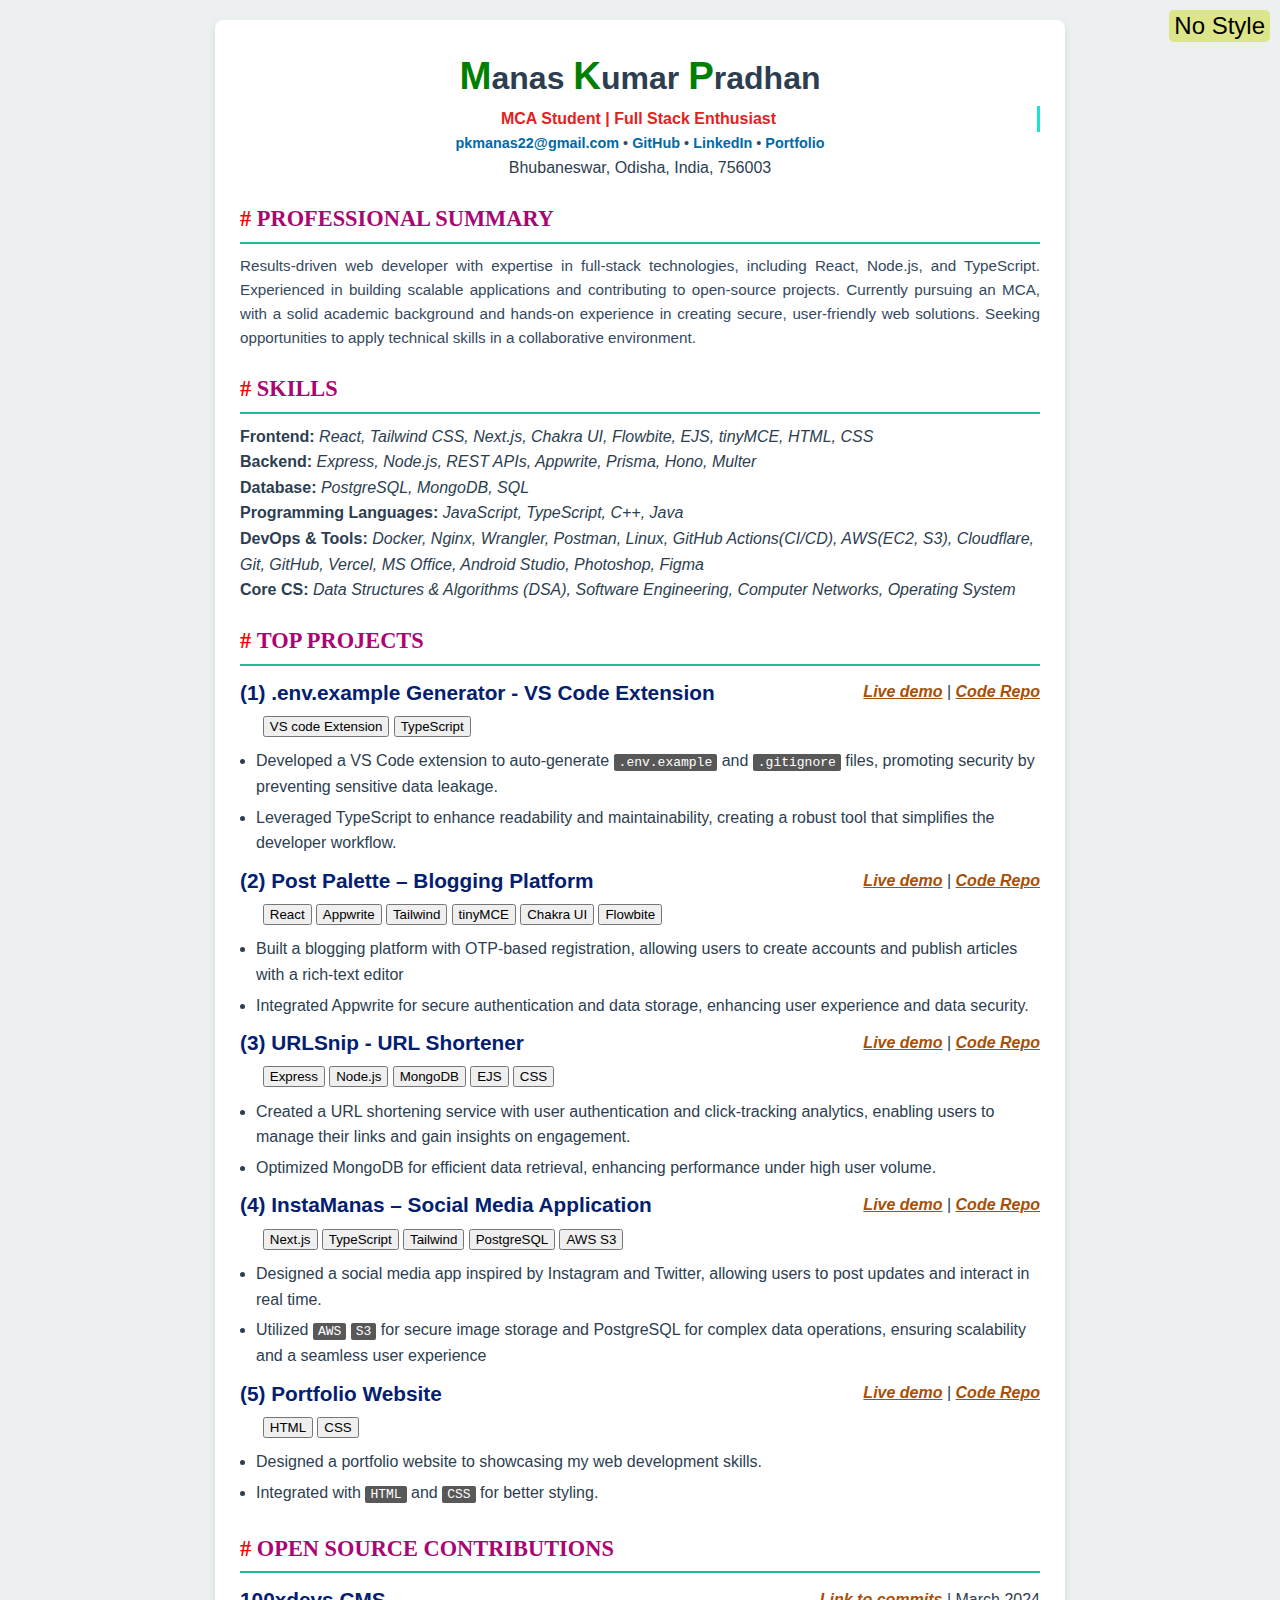
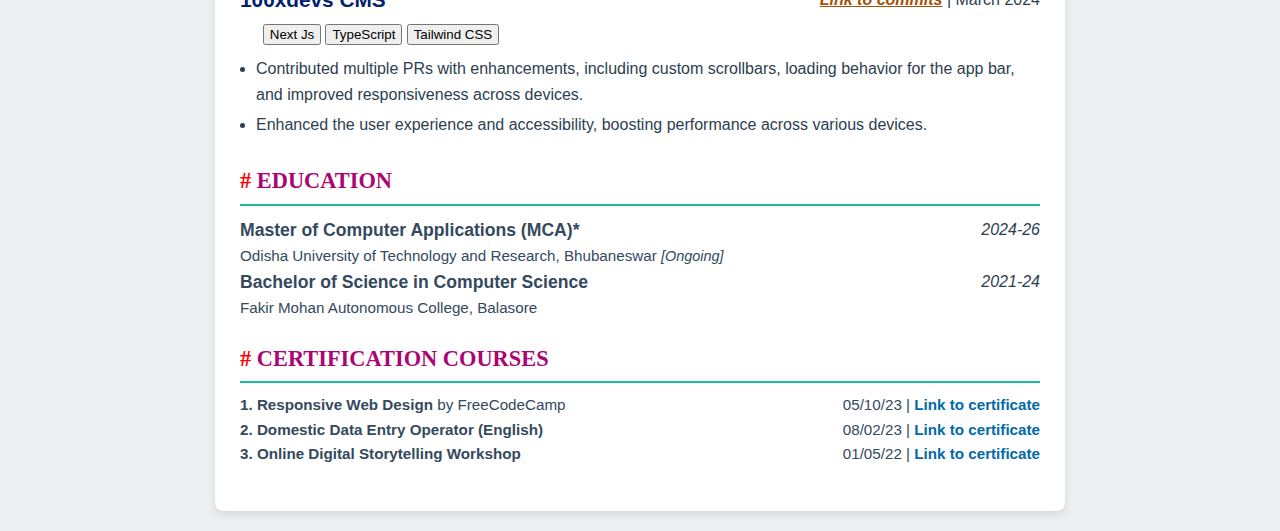
<file: WDT/Q1-cv/index.html>
<!DOCTYPE html>
<html lang="en">
<head>
    <meta charset="UTF-8">
    <meta name="viewport" content="width=device-width, initial-scale=1.0">
    <title>Manas Kumar Pradhan - CV</title>
    <link rel="stylesheet" href="style.css" id="stylesheet">
</head>
<body>
    <button id="noStyleBtn">No Style</button>
    <div class="container">
        <header>
            <h1><span>M</span>anas <span>K</span>umar <span>P</span>radhan</h1>
            <div class="typing-text">
                <span>MCA Student |</span>
                <span>Full Stack Enthusiast</span>
            </div>
            <div class="contact-info">
                <a target="_blank" href="mailto:pkmanas22@gmail.com">pkmanas22@gmail.com</a> •
                <a target="_blank" href="https://github.com/pkmanas22">GitHub</a> •
                <a target="_blank" href="https://www.linkedin.com">LinkedIn</a> •
                <a target="_blank" href="https://manaskpradhan.vercel.app">Portfolio</a>
            </div>
            <span>Bhubaneswar, Odisha, India, 756003</sp>
        </header>
        <section id="summary">
            <h2><a href="#summary"># </a>Professional Summary</h2>
            <p>Results-driven web developer with expertise in full-stack technologies, including React, Node.js, and
                TypeScript. Experienced in building scalable applications and contributing to open-source projects.
                Currently pursuing an MCA, with a solid academic background and hands-on experience in creating secure,
                user-friendly web solutions. Seeking opportunities to apply technical skills in a collaborative
                environment.</p>
        </section>
        <section id="skills">
            <h2><a href="#skills"># </a>Skills</h2>
            <div>
                <strong>Frontend:</strong>
                <i>React, Tailwind CSS, Next.js, Chakra UI, Flowbite, EJS, tinyMCE, HTML, CSS</i>
            </div>
            <div>
                <strong>Backend:</strong>
                <i>Express, Node.js, REST APIs, Appwrite, Prisma, Hono, Multer</i>
            </div>
            <div>
                <strong>Database:</strong>
                <i>PostgreSQL, MongoDB, SQL</i>
            </div>
            <div>
                <strong>Programming Languages:</strong>
                <i>JavaScript, TypeScript, C++, Java</i>
            </div>
            <div>
                <strong>DevOps & Tools:</strong>
                <i>Docker, Nginx, Wrangler, Postman, Linux, GitHub Actions(CI/CD), AWS(EC2, S3), Cloudflare, Git,
                    GitHub, Vercel, MS Office, Android Studio, Photoshop, Figma</i>
            </div>
            <div>
                <strong>Core CS:</strong>
                <i>Data Structures & Algorithms (DSA), Software Engineering, Computer Networks, Operating System</i>
            </div>
        </section>
        <section id="projects">
            <h2><a href="#projects"># </a>Top Projects</h2>
            <div class="project">
                <div>
                    <h4>(1) .env.example Generator - VS Code Extension</h4>
                    <span>
                        <a href="#">Live demo</a> | <a href="#">Code Repo</a>
                    </span>
                </div>
                <p>
                    <button>VS code Extension</button>
                    <button>TypeScript</button>
                </p>
                <p>
                    <li>Developed a VS Code extension to auto-generate <code>.env.example</code> and
                        <code>.gitignore</code> files, promoting
                        security by preventing sensitive data leakage.
                    </li>
                    <li>Leveraged TypeScript to enhance readability and maintainability, creating a robust tool that
                        simplifies the developer workflow.</li>
                </p>
            </div>
            <div class="project">
                <div>
                    <h4>(2) Post Palette – Blogging Platform</h4>
                    <span>
                        <a href="#">Live demo</a> | <a href="#">Code Repo</a>
                    </span>
                </div>
                <p>
                    <button>React</button>
                    <button>Appwrite</button>
                    <button>Tailwind</button>
                    <button>tinyMCE</button>
                    <button>Chakra UI</button>
                    <button>Flowbite</button>
                </p>
                <p>
                    <li>Built a blogging platform with OTP-based registration, allowing users to create accounts and
                        publish articles with a rich-text editor</li>
                    <li>Integrated Appwrite for secure authentication and data storage, enhancing user experience and
                        data security.</li>
                </p>
            </div>
            <div class="project">
                <div>
                    <h4>(3) URLSnip - URL Shortener</h4>
                    <span>
                        <a href="#">Live demo</a> | <a href="#">Code Repo</a>
                    </span>
                </div>
                <p>
                    <button>Express</button>
                    <button>Node.js</button>
                    <button>MongoDB</button>
                    <button>EJS</button>
                    <button>CSS</button>
                </p>
                <p>
                    <li>Created a URL shortening service with user authentication and click-tracking analytics, enabling
                        users to manage their links and gain insights on engagement.</li>
                    <li>Optimized MongoDB for efficient data retrieval, enhancing performance under high user volume.
                    </li>
                </p>
            </div>
            <div class="project">
                <div>
                    <h4>(4) InstaManas – Social Media Application</h4>
                    <span>
                        <a href="#">Live demo</a> | <a href="#">Code Repo</a>
                    </span>
                </div>
                <p>
                    <button>Next.js</button>
                    <button>TypeScript</button>
                    <button>Tailwind</button>
                    <button>PostgreSQL</button>
                    <button>AWS S3</button>
                </p>
                <p>
                    <li>Designed a social media app inspired by Instagram and Twitter, allowing users to post updates
                        and interact in real time.</li>
                    <li>Utilized <code>AWS</code> <code>S3</code> for secure image storage and PostgreSQL for complex
                        data operations, ensuring scalability and a seamless user experience</li>
                </p>
            </div>
            <div class="project">
                <div>
                    <h4>(5) Portfolio Website</h4>
                    <span>
                        <a href="#">Live demo</a> | <a href="#">Code Repo</a>
                    </span>
                </div>
                <p>
                    <button>HTML</button>
                    <button>CSS</button>
                </p>
                <p>
                    <li>Designed a portfolio website to showcasing my web development skills.</li>
                    <li>Integrated with <code>HTML</code> and <code>CSS</code> for better styling.</li>
                </p>
            </div>
        </section>
        <section id="opensource">
            <h2><a href="#opensource"># </a>Open Source Contributions</h2>
            <div class="project">
                <div>
                    <h4>100xdevs CMS</h4>
                    <span>
                        <a href="#">Link to commits</a> | <span>March 2024</span>
                    </span>
                </div>
                <p>
                    <button>Next Js</button>
                    <button>TypeScript</button>
                    <button>Tailwind CSS</button>
                </p>
                <p>
                    <li>Contributed multiple PRs with enhancements, including custom scrollbars, loading behavior for
                        the app bar, and improved responsiveness across devices.</li>
                    <li>Enhanced the user experience and accessibility, boosting performance across various devices.
                    </li>
                </p>
            </div>
        </section>
        <section id="education">
            <h2><a href="#education"># </a>Education</h2>
            <div>
                <div>
                    <h4>Master of Computer Applications (MCA)*</h4>
                    <i>2024-26</i>
                </div>
                <p>Odisha University of Technology and Research, Bhubaneswar
                    <em>[Ongoing]</em>
                </p>
            </div>
            <div>
                <div>
                    <h4>Bachelor of Science in Computer Science</h4>
                    <i>2021-24</i>
                </div>
                <p>Fakir Mohan Autonomous College, Balasore</p>
            </div>
        </section>
        <section id="certifications">
            <h2><a href="#certifications"># </a>Certification Courses</h2>
            <div>
                <p><strong>1. Responsive Web Design</strong> by FreeCodeCamp </p>
                <p>05/10/23 | <a href="#">Link to certificate</a></p>
            </div>
            <div>
                <p><strong>2. Domestic Data Entry Operator (English)</strong> </p>
                <p>08/02/23 | <a href="#">Link to certificate</a></p>
            </div>
            <div>
                <p><strong>3. Online Digital Storytelling Workshop</strong></p>
                <p>01/05/22 | <a href="#">Link to certificate</a></p>
            </div>
        </section>
    </div>
    <script>
        const btn = document.querySelector('#noStyleBtn');
        btn.addEventListener('click', () => {
            if (btn.innerText === "No Style") {
                document.getElementById('stylesheet').removeAttribute("href");
                btn.innerText = "CSS Style";
            } else {
                document.getElementById('stylesheet').setAttribute('href', 'style.css');
                btn.innerText = "No Style";
            }
        })
    </script>
</body>
</html>
</file>
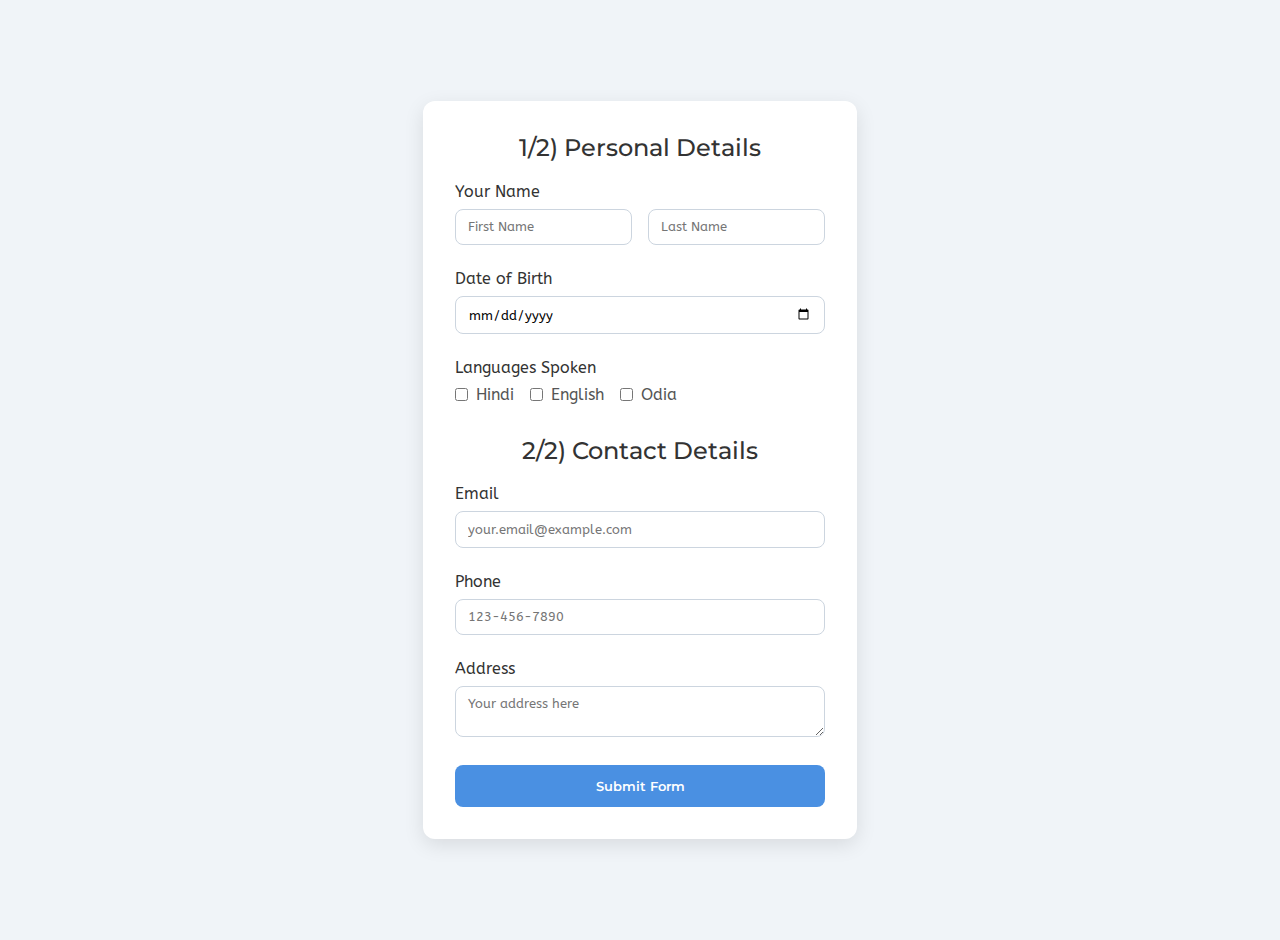
<file: WDT/Q2-form/index.html>
<!DOCTYPE html>
<html lang="en">

<head>
    <meta charset="UTF-8" />
    <meta name="viewport" content="width=device-width, initial-scale=1.0" />
    <title>Student Registration Form</title>
    <link rel="preconnect" href="https://fonts.googleapis.com" />
    <link rel="preconnect" href="https://fonts.gstatic.com" crossorigin />
    <link href="https://fonts.googleapis.com/css2?family=ABeeZee:ital@0;1&family=Montserrat:wght@300;500;700&display=swap" rel="stylesheet" />
    <style>
        * {
            margin: 0;
            padding: 0;
            box-sizing: border-box;
        }
        body {
            background-color: #f0f4f8;
            display: flex;
            justify-content: center;
            align-items: center;
            min-height: 100vh;
            font-family: 'ABeeZee', sans-serif;
            margin: 20px;
        }
        form {
            background-color: #fff;
            width: fit-content;
            padding: 2rem;
            border-radius: 12px;
            min-width: 320px;
            max-width: 500px;
            box-shadow: 0 6px 20px rgba(0, 0, 0, 0.1);
            transition: transform 0.3s ease;
        }
        form:hover {
            transform: translateY(-5px);
        }
        h1, h2 {
            font-family: "Montserrat", sans-serif;
            font-weight: 500;
            margin-bottom: 1.2rem;
            color: #333;
            text-align: center;
        }
        label {
            font-weight: 500;
            color: #555;
        }
        .input-header {
            display: block;
            margin-bottom: 0.5rem;
            color: #333;
        }
        input, textarea {
            font-family: inherit;
            padding: 0.6rem 0.75rem;
            border: 1px solid #ccd5df;
            border-radius: 8px;
            width: 100%;
            outline: none;
            transition: border 0.2s ease;
        }
        input:focus, textarea:focus {
            border-color: #4a90e2;
            box-shadow: 0 2px 8px rgba(74, 144, 226, 0.2);
        }
        .input-group {
            display: grid;
            grid-template-columns: 1fr 1fr;
            gap: 1rem;
        }
        .input-container {
            margin-bottom: 1.5rem;
        }
        .languages {
            display: flex;
            flex-wrap: wrap;
            gap: 1rem;
            margin: 0.5rem 0;
        }
        .checkbox-container {
            display: flex;
            align-items: center;
            gap: 0.5rem;
            font-weight: 400;
        }
        #contact-details {
            margin-top: 2rem;
        }
        .submit-btn {
            display: block;
            width: 100%;
            background-color: #4a90e2;
            color: white;
            font-family: "Montserrat", sans-serif;
            font-weight: 600;
            padding: 0.8rem;
            border: none;
            border-radius: 8px;
            cursor: pointer;
            transition: background-color 0.2s ease;
            text-align: center;
        }
        .submit-btn:hover {
            background-color: #357ab7;
        }
        @media (max-width: 480px) {
            form {
                padding: 1.5rem;
            }
            .input-group {
                grid-template-columns: 1fr;
            }
        }
    </style>
</head>

<body>
    <main>
        <form>
            <div id="personal-details">
                <h2>1/2) Personal Details</h2>
                <div class="input-container">
                    <label class="input-header">Your Name</label>
                    <div class="input-group">
                        <input type="text" placeholder="First Name" name="fname" required />
                        <input type="text" placeholder="Last Name" name="lname" required />
                    </div>
                </div>
                <div class="input-container">
                    <label class="input-header">Date of Birth</label>
                    <input type="date" name="dob" required />
                </div>
                <div class="input-container">
                    <label class="input-header">Languages Spoken</label>
                    <div class="languages">
                        <div class="checkbox-container">
                            <input type="checkbox" id="hindi" name="language" value="Hindi" />
                            <label for="hindi">Hindi</label>
                        </div>
                        <div class="checkbox-container">
                            <input type="checkbox" id="english" name="language" value="English" />
                            <label for="english">English</label>
                        </div>
                        <div class="checkbox-container">
                            <input type="checkbox" id="odia" name="language" value="Odia" />
                            <label for="odia">Odia</label>
                        </div>
                    </div>
                </div>
            </div>
            <div id="contact-details">
                <h2>2/2) Contact Details</h2>
                <div class="input-container">
                    <label class="input-header">Email</label>
                    <input type="email" placeholder="your.email@example.com" name="email" required />
                </div>
                <div class="input-container">
                    <label class="input-header">Phone</label>
                    <input type="tel" placeholder="123-456-7890" name="phone" required />
                </div>
                <div class="input-container">
                    <label class="input-header">Address</label>
                    <textarea placeholder="Your address here" name="address" required></textarea>
                </div>
            </div>
            <button type="submit" class="submit-btn">Submit Form</button>
        </form>
    </main>
</body>

</html>
</file>
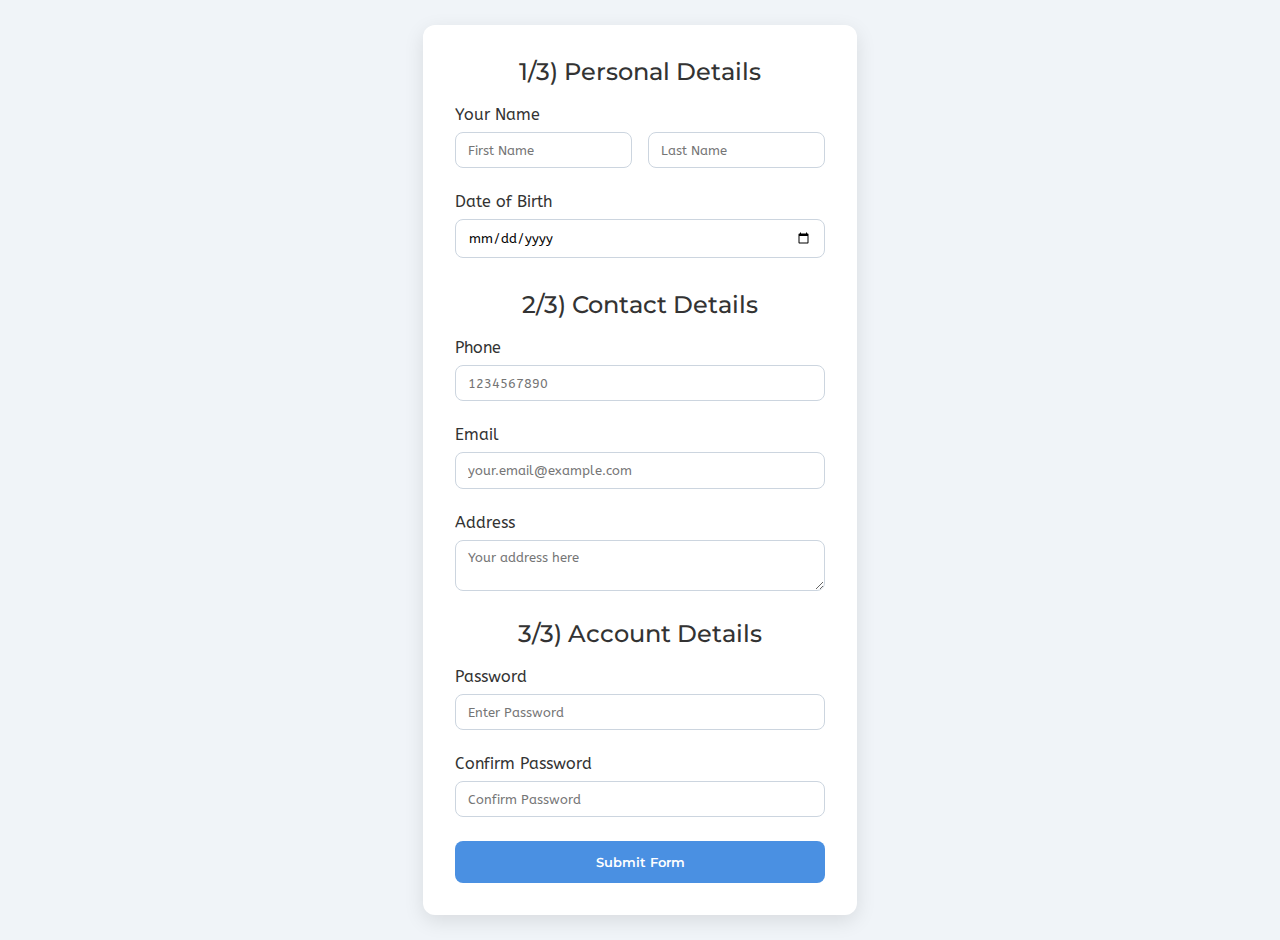
<file: WDT/Q3-form-validation/index.html>
<!DOCTYPE html>
<html lang="en">

<head>
    <meta charset="UTF-8" />
    <meta name="viewport" content="width=device-width, initial-scale=1.0" />
    <title>Student Registration Form</title>
    <link rel="preconnect" href="https://fonts.googleapis.com" />
    <link rel="preconnect" href="https://fonts.gstatic.com" crossorigin />
    <link
        href="https://fonts.googleapis.com/css2?family=ABeeZee:ital@0;1&family=Montserrat:wght@300;500;700&display=swap"
        rel="stylesheet" />
    <style>
        * {
            margin: 0;
            padding: 0;
            box-sizing: border-box;
        }
    
        body {
            background-color: #f0f4f8;
            display: flex;
            justify-content: center;
            align-items: center;
            min-height: 100vh;
            font-family: 'ABeeZee', sans-serif;
            margin: 20px;
        }
    
        form {
            background-color: #fff;
            width: fit-content;
            padding: 2rem;
            border-radius: 12px;
            min-width: 320px;
            max-width: 500px;
            box-shadow: 0 6px 20px rgba(0, 0, 0, 0.1);
            transition: transform 0.3s ease;
        }
    
        form:hover {
            transform: translateY(-5px);
        }
    
        h1,
        h2 {
            font-family: "Montserrat", sans-serif;
            font-weight: 500;
            margin-bottom: 1.2rem;
            color: #333;
            text-align: center;
        }
    
        label {
            font-weight: 500;
            color: #555;
        }
    
        .input-header {
            display: block;
            margin-bottom: 0.5rem;
            color: #333;
        }
    
        input,
        textarea {
            font-family: inherit;
            padding: 0.6rem 0.75rem;
            border: 1px solid #ccd5df;
            border-radius: 8px;
            width: 100%;
            outline: none;
            transition: border 0.2s ease;
        }
    
        input:focus,
        textarea:focus {
            border-color: #4a90e2;
            box-shadow: 0 2px 8px rgba(74, 144, 226, 0.2);
        }
    
        .input-group {
            display: grid;
            grid-template-columns: 1fr 1fr;
            gap: 1rem;
        }
    
        .input-container {
            margin-bottom: 1.5rem;
        }
    
        .languages {
            display: flex;
            flex-wrap: wrap;
            gap: 1rem;
            margin: 0.5rem 0;
        }
    
        .checkbox-container {
            display: flex;
            align-items: center;
            gap: 0.5rem;
            font-weight: 400;
        }
    
        #contact-details {
            margin-top: 2rem;
        }
    
        .submit-btn {
            display: block;
            width: 100%;
            background-color: #4a90e2;
            color: white;
            font-family: "Montserrat", sans-serif;
            font-weight: 600;
            padding: 0.8rem;
            border: none;
            border-radius: 8px;
            cursor: pointer;
            transition: background-color 0.2s ease;
            text-align: center;
        }
    
        .submit-btn:hover {
            background-color: #357ab7;
        }
    
        @media (max-width: 480px) {
            form {
                padding: 1.5rem;
            }
    
            .input-group {
                grid-template-columns: 1fr;
            }
        }
    </style>
</head>

<body>
    <main>
        <form id="registration-form">
            <div id="personal-details">
                <h2>1/3) Personal Details</h2>
                <div class="input-container">
                    <label class="input-header">Your Name</label>
                    <div class="input-group">
                        <input type="text" placeholder="First Name" id="fname" />
                        <input type="text" placeholder="Last Name" id="lname" />
                    </div>
                </div>
                <div class="input-container">
                    <label class="input-header">Date of Birth</label>
                    <input type="date" id="dob" />
                </div>
            </div>
            <div id="contact-details">
                <h2>2/3) Contact Details</h2>
                <div class="input-container">
                    <label class="input-header">Phone</label>
                    <input type="tel" placeholder="1234567890" id="phone" maxlength="10" />
                </div>
                <div class="input-container">
                    <label class="input-header">Email</label>
                    <input type="email" placeholder="your.email@example.com" id="email" />
                </div>
                <div class="input-container">
                    <label class="input-header">Address</label>
                    <textarea placeholder="Your address here" id="address"></textarea>
                </div>
            </div>
            <div id="account-details">
                <h2>3/3) Account Details</h2>
                <div class="input-container">
                    <label class="input-header">Password</label>
                    <input type="password" id="password" placeholder="Enter Password" />
                </div>
                <div class="input-container">
                    <label class="input-header">Confirm Password</label>
                    <input type="password" id="confirm-password" placeholder="Confirm Password" />
                </div>
            </div>
            <button type="submit" class="submit-btn">Submit Form</button>
        </form>
    </main>

    <script>
        const form = document.getElementById("registration-form");

        const phoneInput = document.getElementById("phone");
        phoneInput.addEventListener("input", (event) => {
            phoneInput.value = phoneInput.value.replace(/[^0-9]/g, ""); // Prevent typing non-numeric characters
        });

        form.addEventListener("submit", (event) => {
            event.preventDefault();

            const fname = document.getElementById("fname").value.trim();
            const lname = document.getElementById("lname").value.trim();
            if (fname === "" || lname === "") {
                alert("First and Last names are required.");
                return;
            }

            const dob = document.getElementById("dob").value;
            if (dob === "") {
                alert("Date of Birth is required.");
                return;
            }

            const phone = document.getElementById("phone").value.trim();
            if (phone.length !== 10) {
                alert("Phone number must be exactly 10 digits.");
                return;
            }

            const email = document.getElementById("email").value.trim();
            const emailPattern = /^[^@\s]+@[^@\s]+\.[^@\s]+$/;
            if (!emailPattern.test(email)) {
                alert("Please enter a valid email address.");
                return;
            }

            const address = document.getElementById("address").value.trim();
            if (address === "") {
                alert("Address is required.");
                return;
            }

            const password = document.getElementById("password").value.trim();
            const confirmPassword = document.getElementById("confirm-password").value.trim();

            const passwordPattern =
                /^(?=.*[a-z])(?=.*[A-Z])(?=.*\d)(?=.*[@$!%*?&])[A-Za-z\d@$!%*?&]{8,}$/;
            if (!passwordPattern.test(password)) {
                alert(
                    "Password must be at least 8 characters long and include at least one uppercase letter, one lowercase letter, one digit, and one special character."
                );
                return;
            }

            if (password !== confirmPassword) {
                alert("Passwords do not match.");
                return;
            }

            alert("Form submitted successfully!");
            form.reset();
        });
    </script>
</body>

</html>
</file>
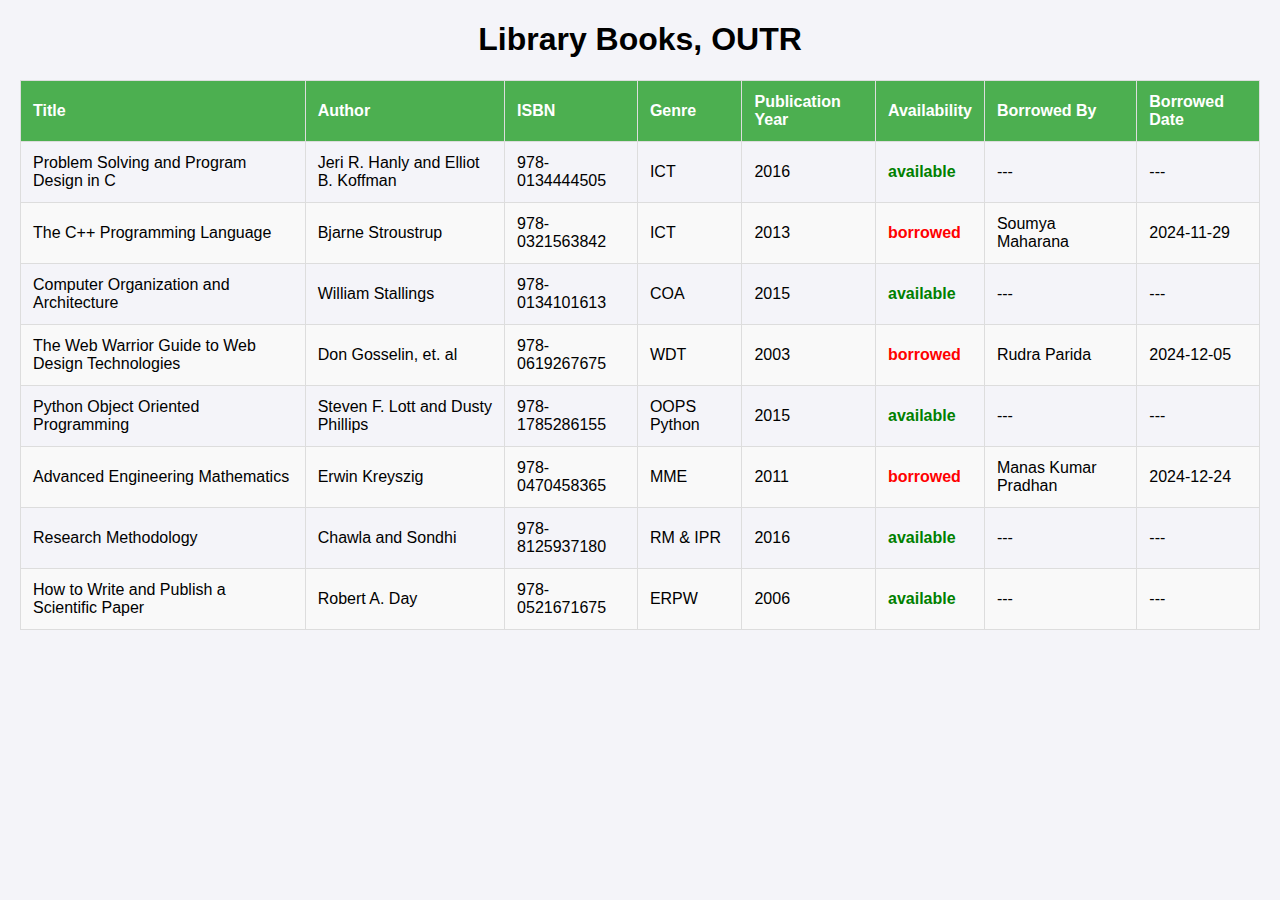
<file: WDT/Q4-json-library/index.html>
<!DOCTYPE html>
<html lang="en">

<head>
    <meta charset="UTF-8">
    <meta name="viewport" content="width=device-width, initial-scale=1.0">
    <title>Library Books, OUTR</title>
    <style>
        body {
            font-family: Arial, sans-serif;
            margin: 20px;
            background-color: #f4f4f9;
        }

        table {
            width: 100%;
            border-collapse: collapse;
            margin: 20px 0;
        }

        th,
        td {
            padding: 12px;
            border: 1px solid #ddd;
            text-align: left;
        }

        th {
            background-color: #4CAF50;
            color: white;
        }

        tr:nth-child(even) {
            background-color: #f9f9f9;
        }

        tr:hover {
            background-color: #f1f1f1;
        }

        .borrowed {
            color: red;
            font-weight: bold;
        }

        .available {
            color: green;
            font-weight: bold;
        }
    </style>
</head>

<body>
    <h1 style="text-align: center;">Library Books, OUTR</h1>
    <table id="books-table">
        <thead>
            <tr>
                <th>Title</th>
                <th>Author</th>
                <th>ISBN</th>
                <th>Genre</th>
                <th>Publication Year</th>
                <th>Availability</th>
                <th>Borrowed By</th>
                <th>Borrowed Date</th>
            </tr>
        </thead>
        <tbody></tbody>
    </table>

    <script>
        // JSON data
        const libraryData = {
            "library": [
                {
                    "title": "Problem Solving and Program Design in C",
                    "author": "Jeri R. Hanly and Elliot B. Koffman",
                    "isbn": "978-0134444505",
                    "genre": "ICT",
                    "publicationYear": 2016,
                    "availability": {
                        "status": "available",
                        "borrowedBy": null
                    }
                },
                {
                    "title": "The C++ Programming Language",
                    "author": "Bjarne Stroustrup",
                    "isbn": "978-0321563842",
                    "genre": "ICT",
                    "publicationYear": 2013,
                    "availability": {
                        "status": "borrowed",
                        "borrowedBy": {
                            "name": "Soumya Maharana",
                            "borrowedDate": "2024-11-29"
                        }
                    }
                },
                {
                    "title": "Computer Organization and Architecture",
                    "author": "William Stallings",
                    "isbn": "978-0134101613",
                    "genre": "COA",
                    "publicationYear": 2015,
                    "availability": {
                        "status": "available",
                        "borrowedBy": null
                    }
                },
                {
                    "title": "The Web Warrior Guide to Web Design Technologies",
                    "author": "Don Gosselin, et. al",
                    "isbn": "978-0619267675",
                    "genre": "WDT",
                    "publicationYear": 2003,
                    "availability": {
                        "status": "borrowed",
                        "borrowedBy": {
                            "name": "Rudra Parida",
                            "borrowedDate": "2024-12-05"
                        }
                    }
                },
                {
                    "title": "Python Object Oriented Programming",
                    "author": "Steven F. Lott and Dusty Phillips",
                    "isbn": "978-1785286155",
                    "genre": "OOPS Python",
                    "publicationYear": 2015,
                    "availability": {
                        "status": "available",
                        "borrowedBy": null
                    }
                },
                {
                    "title": "Advanced Engineering Mathematics",
                    "author": "Erwin Kreyszig",
                    "isbn": "978-0470458365",
                    "genre": "MME",
                    "publicationYear": 2011,
                    "availability": {
                        "status": "borrowed",
                        "borrowedBy": {
                            "name": "Manas Kumar Pradhan",
                            "borrowedDate": "2024-12-24"
                        }
                    }
                },
                {
                    "title": "Research Methodology",
                    "author": "Chawla and Sondhi",
                    "isbn": "978-8125937180",
                    "genre": "RM & IPR",
                    "publicationYear": 2016,
                    "availability": {
                        "status": "available",
                        "borrowedBy": null
                    }
                },
                {
                    "title": "How to Write and Publish a Scientific Paper",
                    "author": "Robert A. Day",
                    "isbn": "978-0521671675",
                    "genre": "ERPW",
                    "publicationYear": 2006,
                    "availability": {
                        "status": "available",
                        "borrowedBy": null
                    }
                },
            ]
        };

        // Populate the table with JSON data
        const booksTableBody = document.querySelector('#books-table tbody');

        libraryData.library.forEach((book) => {
            const row = document.createElement('tr');

            row.innerHTML = `
                <td>${book.title}</td>
                <td>${book.author}</td>
                <td>${book.isbn}</td>
                <td>${book.genre}</td>
                <td>${book.publicationYear}</td>
                <td class="${book.availability.status === 'available' ? 'available' : 'borrowed'}">
                    ${book.availability.status}
                </td>
                <td>${book.availability.borrowedBy ? book.availability.borrowedBy.name : '---'}</td>
                <td>${book.availability.borrowedBy ? book.availability.borrowedBy.borrowedDate : '---'}</td>
            `;

            booksTableBody.appendChild(row);
        });
    </script>
</body>

</html>
</file>
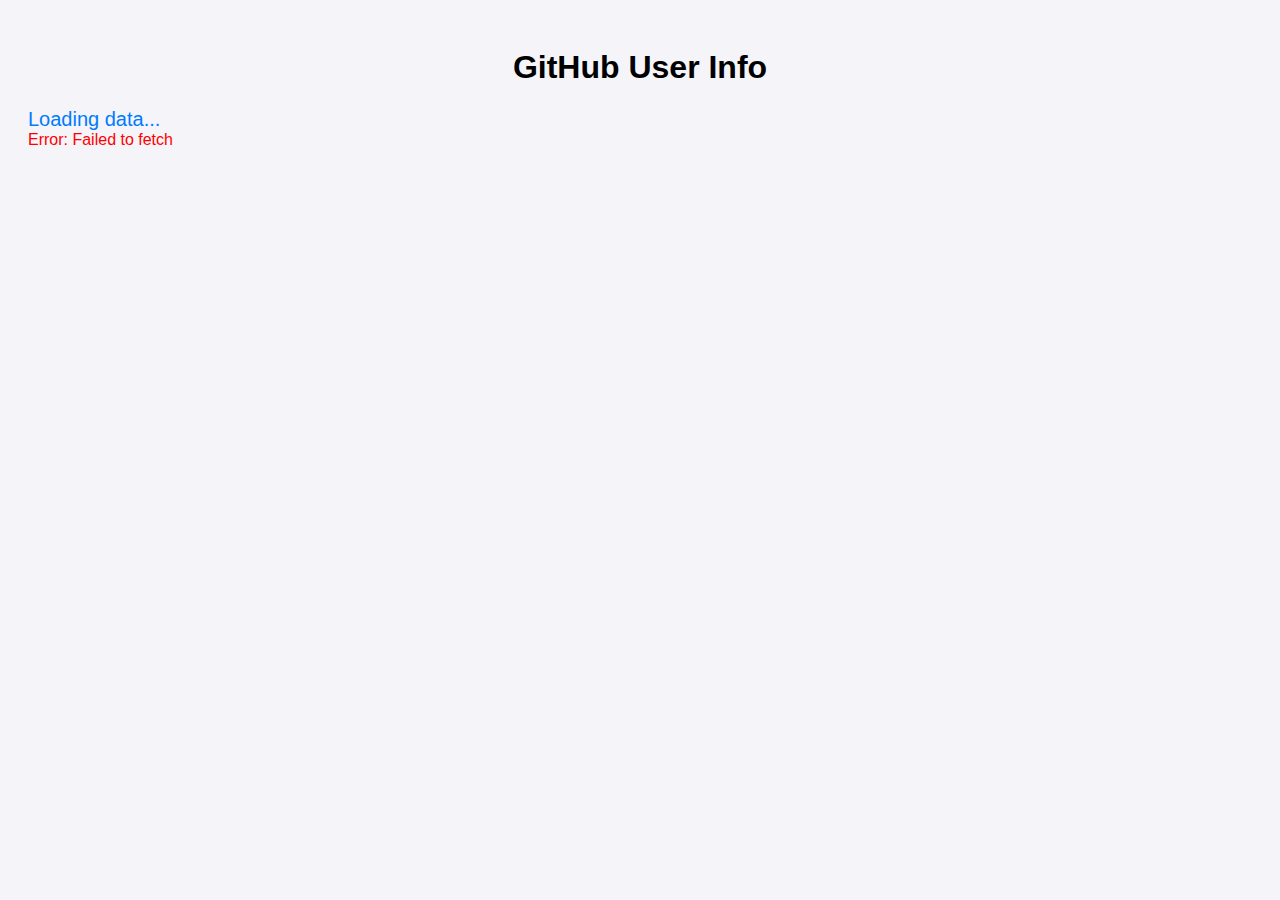
<file: WDT/Q5-retrive-data/index.html>
<!DOCTYPE html>
<html lang="en">

<head>
    <meta charset="UTF-8">
    <meta name="viewport" content="width=device-width, initial-scale=1.0">
    <title>GitHub User Info</title>
    <style>
        body {
            font-family: Arial, sans-serif;
            padding: 20px;
            background-color: #f4f4f9;
        }

        .loading {
            font-size: 20px;
            color: #007bff;
        }

        .error {
            color: red;
        }

        .user-info {
            margin-top: 20px;
            display: flex;
            justify-content: center;
        }

        .card {
            background: white;
            border-radius: 10px;
            box-shadow: 0 4px 6px rgba(0, 0, 0, 0.1);
            padding: 20px;
            width: 500px;
            text-align: center;
        }

        .card img {
            border-radius: 50%;
            width: 150px;
            height: 150px;
            margin-bottom: 15px;
            border: 5px solid #f2f2f2;
        }

        .card h2 {
            font-size: 24px;
            margin: 10px 0;
            color: #333;
        }

        .card p {
            margin: 5px 0;
            color: #555;
        }

        .card a {
            text-decoration: none;
            color: #007bff;
            font-weight: bold;
        }

        .card .details {
            margin-top: 20px;
        }
    </style>
</head>

<body>
    <h1 style="text-align: center;">GitHub User Info</h1>
    <div class="loading">Loading data...</div>
    <div class="error"></div>
    <div class="user-info">
    </div>

    <script>
        async function fetchGitHubUserData() {
            try {
                const response = await fetch('https://api.github.com/users/pkmanas22');
                if (!response.ok) {
                    throw new Error('Network response was not ok');
                }
                const data = await response.json();
                displayUserData(data);
            } catch (error) {
                document.querySelector('.error').textContent = `Error: ${error.message}`;
            }
        }

        function displayUserData(data) {
            const loadingDiv = document.querySelector('.loading');
            loadingDiv.style.display = 'none';

            const userInfoDiv = document.querySelector('.user-info');
            userInfoDiv.innerHTML = `
                <div class="card">
                    <img src="${data.avatar_url}" alt="Avatar">
                    <h2>${data.name || data.login}</h2>
                    <p><strong>Username:</strong> ${data.login}</p>
                    <p><strong>Bio:</strong> ${data.bio || 'No bio available'}</p>
                    <p><strong>Location:</strong> ${data.location || 'Not provided'}</p>
                    <div class="details">
                        <p><strong>Public Repos:</strong> ${data.public_repos}</p>
                        <p><strong>Followers:</strong> ${data.followers}</p>
                        <p><strong>Following:</strong> ${data.following}</p>
                        <p><strong>GitHub URL:</strong> <a href="${data.html_url}" target="_blank">Profile</a></p>
                    </div>
                </div>
            `;
        }

        window.onload = fetchGitHubUserData;
    </script>
</body>

</html>
</file>
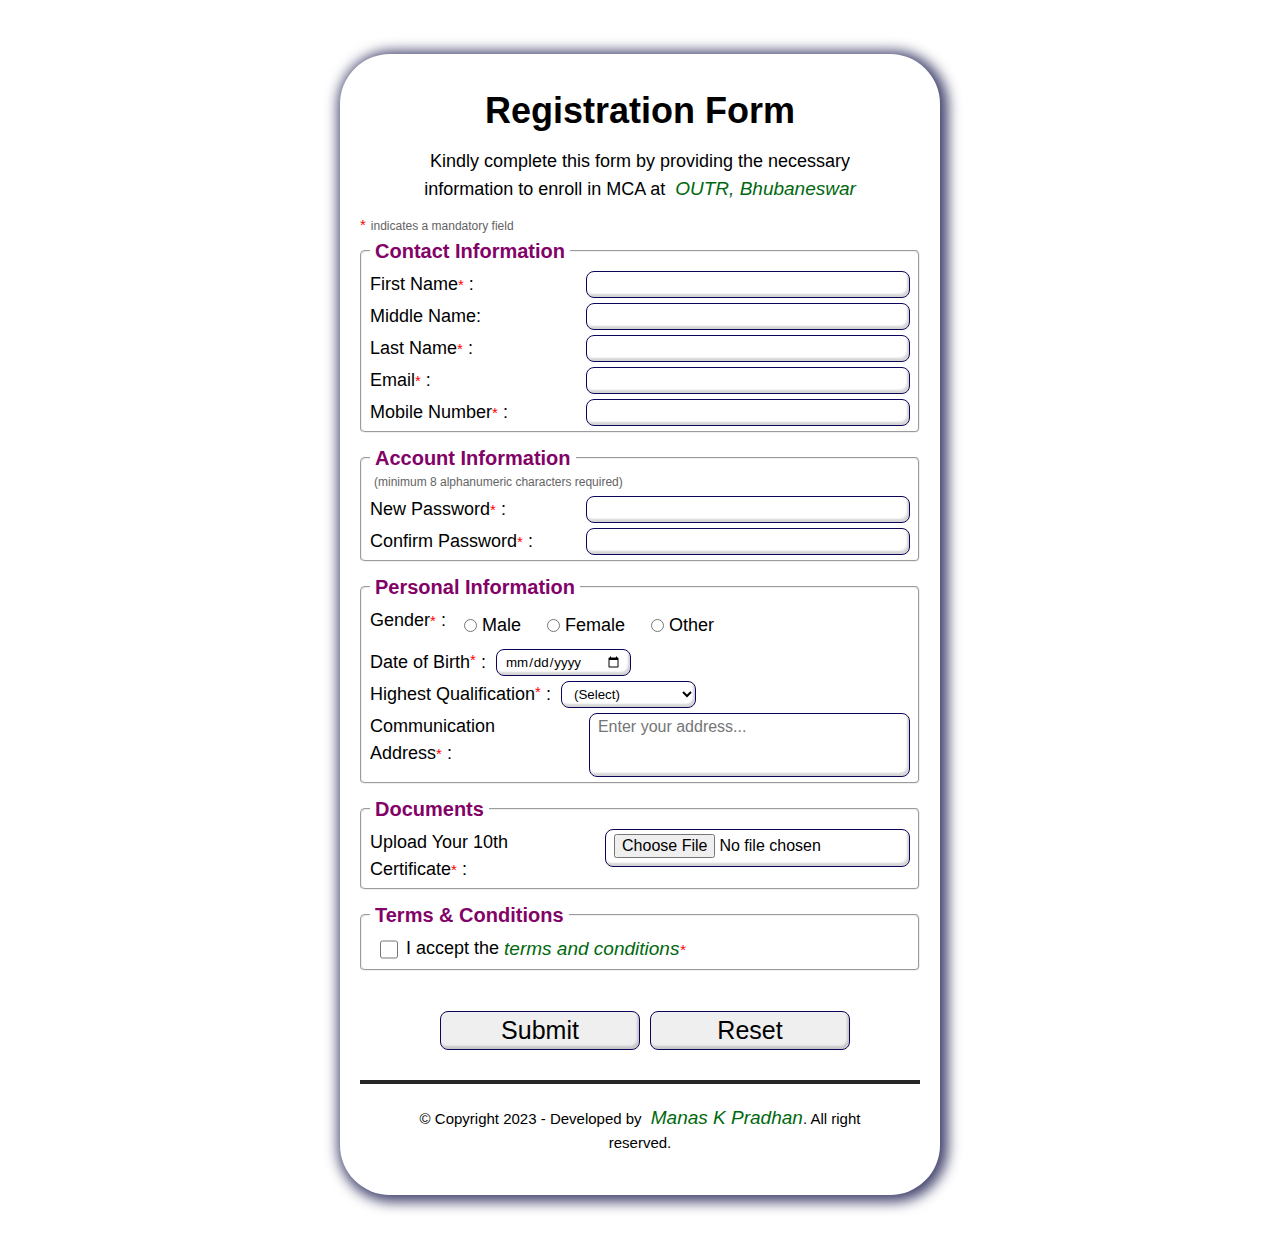
<file: WDT/Assignment/registration-form/registrationForm.html>
<!DOCTYPE html>
<html lang="en">

<head>
    <meta charset="UTF-8">
    <meta name="viewport" content="width=device-width, initial-scale=1.0">
    <title>Registration Form || MCA @ OUTR</title>
    <link rel="stylesheet" href="style.css">

</head>

<body>
    <div class="container">
        <h1>Registration Form</h1>
        <p>Kindly complete this form by providing the necessary information to enroll in MCA at <a href=""
                target="_blank">OUTR, Bhubaneswar</a></p>
        <form action="https://pkmanas22.github.io/college-assignment/Assignment-1/MarkSheet/">
            <div class="additional">
                <span>*</span>indicates a mandatory field
            </div>
            <fieldset id="contact">
                <legend>Contact Information</legend>
                <label for="first-name">
                    <div>
                        First Name<span>*</span>:
                    </div>
                    <input id="first-name" name="first-name" type="text" required />
                </label>
                <label for="middle-name">
                    <div>Middle Name:</div>
                    <input id="middle-name" name="middle-name" type="text" />
                </label>
                <label for="last-name">
                    <div>
                        Last Name<span>*</span>:
                    </div>
                    <input id="last-name" name="last-name" type="text" required />
                </label>
                <label for="email">
                    <div>
                        Email<span>*</span>:
                    </div>
                    <input id="email" name="email" type="email" required />
                </label>
                <label for="mob">
                    <div>
                        Mobile Number<span>*</span>:
                    </div>
                    <input id="mob" name="mob" type="number" required>
                </label>
            </fieldset>

            <fieldset id="account">
                <legend>Account Information</legend>
                <div class="additional">
                    (minimum 8 alphanumeric characters required)
                </div>
                <label for="new-password">
                    <div>
                        New Password<span>*</span>:
                    </div>
                    <input id="new-password" name="new-password" type="password" pattern="[a-z0-9]{8,}" required />
                </label>
                <label for="confirm-password">
                    <div>
                        Confirm Password<span>*</span>:
                    </div>
                    <input id="confirm-password" name="confirm-password" type="password" pattern="[a-z0-9]{8,}"
                        required />
                </label>
            </fieldset>

            <fieldset id="personal">
                <legend>Personal Information</legend>
                <label for="gender">
                    <div>Gender<span>*</span>:</div>
                    <label for="male">
                        <input type="radio" name="gender" id="male" value="male" required> Male
                    </label>
                    <label for="female">
                        <input type="radio" name="gender" id="female" value="female"> Female
                    </label>
                    <label for="other">
                        <input type="radio" name="gender" id="other" value="other"> Other
                    </label>
                </label>
                <label for="dob">Date of Birth<span>*</span>:
                    <input type="date" name="dob" id="dob" required>
                </label>
                <label for="stream">Highest Qualification<span>*</span>:
                    <select name="stream" id="stream">
                        <option value="">(Select)</option>
                        <option value="bsc">B. Sc</option>
                        <option value="btech">B. Tech</option>
                        <option value="msc">M. Sc</option>
                        <option value="mtech">M. Tech</option>
                        <option value="phd">PHD</option>
                    </select>
                </label>
                <label class="address" for="address">
                    <div>Communication Address<span>*</span>:</div>
                    <textarea id="address" name="address" rows="3" cols="30" placeholder="Enter your address..."
                        required></textarea>
                </label>
            </fieldset>

            <fieldset>
                <legend>Documents</legend>
                <label for="certificate">
                    <div>Upload Your 10th Certificate<span>*</span>:</div>
                    <input id="certificate" type="file" name="file" required />
                </label>
            </fieldset>

            <fieldset>
                <legend>Terms & Conditions</legend>
                <label for="terms-and-conditions">
                    <input id="terms-and-conditions" type="checkbox" required name="terms-and-conditions" />
                    I accept the <a href="#" target="">terms and conditions<span>*</span></a>
                </label>
            </fieldset>

            <div class="btn">
                <input type="submit" value="Submit" class="button" id="submit" />
                <input type="reset" value="Reset" class="button" id="reset" />
            </div>
        </form>

        <footer>
            <p>&copy; Copyright 2023 - Developed by <a href="https://manaskpradhan.vercel.app/" target="_blank">Manas K
                    Pradhan</a>. All right reserved.</p>
        </footer>
    </div>
</body>

</html>
</file>
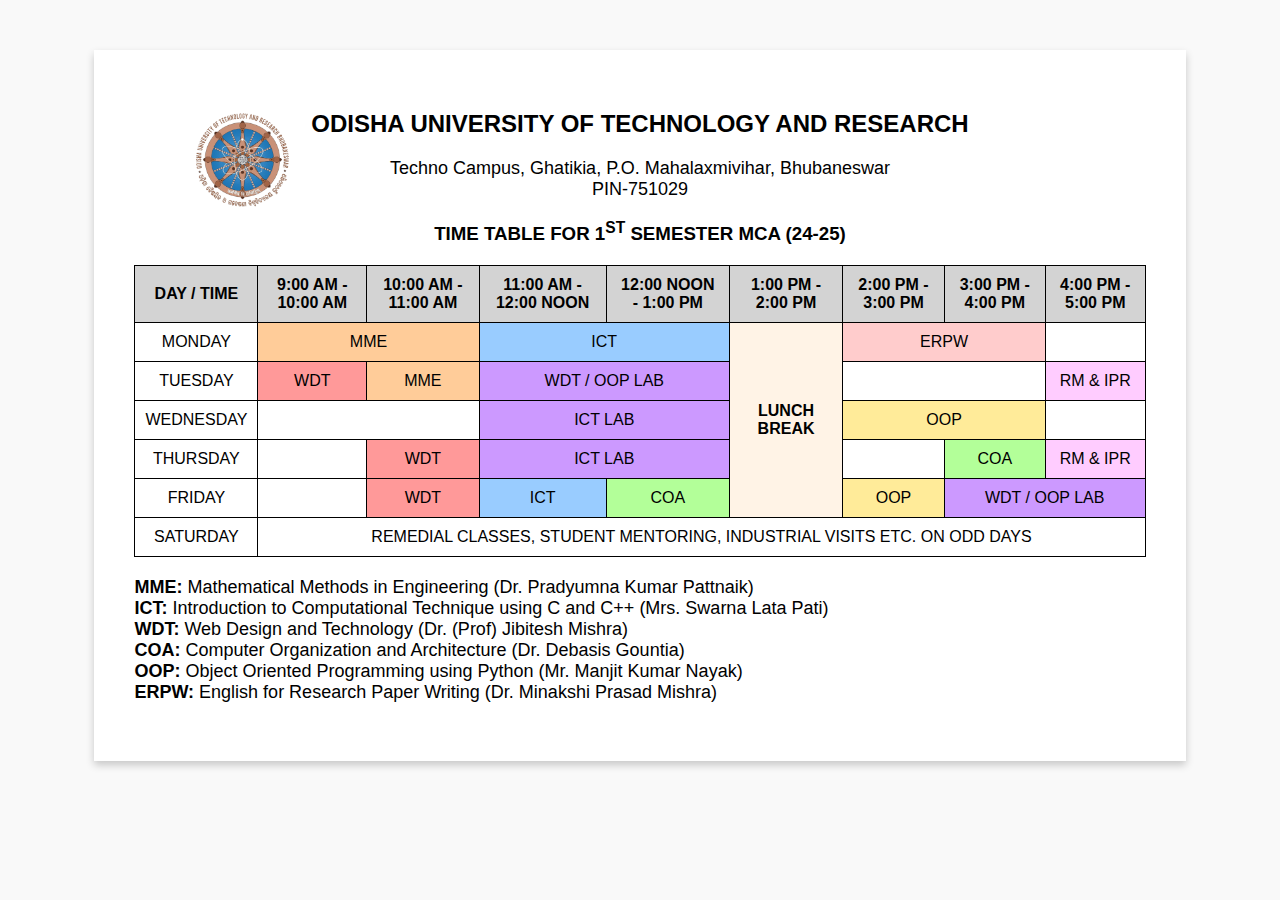
<file: WDT/Assignment/Timetable/timetable.html>
<!DOCTYPE html>
<html lang="en">

<head>
    <meta charset="UTF-8">
    <meta name="viewport" content="width=device-width, initial-scale=1.0">
    <title>MCA Timetable @ OUTR</title>
    <style>
        body {
            font-family: Arial, sans-serif;
            text-align: center;
            background-color: #f9f9f9;
        }
        .timetable {
            width: 80%;
            margin: 50px auto;
            background-color: #ffffff;
            padding: 40px;
            box-shadow: 0 4px 8px rgba(0, 0, 0, 0.2);
        }
        img {
            width: 100px;
            position: absolute;
            left: 15%;
            margin-top: 20px;
        }
        p {
            font-size: 18px;
        }
        table {
            border-collapse: collapse;
            margin-top: 20px;
        }
        th,
        td {
            border: 1px solid #000;
            padding: 10px;
            text-align: center;
        }
        thead th {
            background-color: #d3d3d3;
        }
        tbody td.break {
            background-color: #fff3e6;
            font-weight: bold;
            text-transform: uppercase;
        }
        tbody td.mme {
            background-color: #ffcc99;
        }
        tbody td.ict {
            background-color: #99ccff;
        }
        tbody td.wdt {
            background-color: #ff9999;
        }
        tbody td.lab {
            background-color: #cc99ff;
        }
        tbody td.oop {
            background-color: #ffeb99;
        }
        tbody td.erp {
            background-color: #ffcccc;
        }
        tbody td.coa {
            background-color: #b3ff99;
        }
        tbody td.rm-ipr {
            background-color: #ffccff;
        }
        .footer {
            margin-top: 20px;
            text-align: left;
            font-size: 14px;
        }
    </style>
</head>

<body>
    <div class="timetable">
        <img src="logo.png" alt="">
        <h2>ODISHA UNIVERSITY OF TECHNOLOGY AND RESEARCH</h2>
        <p>Techno Campus, Ghatikia, P.O. Mahalaxmivihar, Bhubaneswar<br>PIN-751029</p>
        <h3>TIME TABLE FOR 1<sup>ST</sup> SEMESTER MCA (24-25)</h3>

        <table>
            <thead>
                <tr>
                    <th>DAY / TIME</th>
                    <th>9:00 AM - 10:00 AM</th>
                    <th>10:00 AM - 11:00 AM</th>
                    <th>11:00 AM - 12:00 NOON</th>
                    <th>12:00 NOON - 1:00 PM</th>
                    <th>1:00 PM - 2:00 PM</th>
                    <th>2:00 PM - 3:00 PM</th>
                    <th>3:00 PM - 4:00 PM</th>
                    <th>4:00 PM - 5:00 PM</th>
                </tr>
            </thead>
            <tbody>
                <tr>
                    <td>MONDAY</td>
                    <td colspan="2" class="mme">MME</td>
                    <td colspan="2" class="ict">ICT</td>
                    <td rowspan="5" class="break">LUNCH BREAK</td>
                    <td colspan="2" class="erp">ERPW</td>
                    <td></td>
                </tr>
                <tr>
                    <td>TUESDAY</td>
                    <td class="wdt">WDT</td>
                    <td class="mme">MME</td>
                    <td colspan="2" class="lab">WDT / OOP LAB</td>
                    <td colspan="2"></td>
                    <td class="rm-ipr">RM & IPR</td>
                </tr>
                <tr>
                    <td>WEDNESDAY</td>
                    <td colspan="2"></td>
                    <td colspan="2" class="lab">ICT LAB</td>
                    <td colspan="2" class="oop">OOP</td>
                    <td></td>
                </tr>
                <tr>
                    <td>THURSDAY</td>
                    <td></td>
                    <td class="wdt">WDT</td>
                    <td colspan="2" class="lab">ICT LAB</td>
                    <td></td>
                    <td class="coa">COA</td>
                    <td class="rm-ipr">RM & IPR</td>
                </tr>
                <tr>
                    <td>FRIDAY</td>
                    <td></td>
                    <td class="wdt">WDT</td>
                    <td class="ict">ICT</td>
                    <td class="coa">COA</td>
                    <td class="oop">OOP</td>
                    <td colspan="2" class="lab">WDT / OOP LAB</td>
                </tr>
                <tr>
                    <td>SATURDAY</td>
                    <td colspan="8">REMEDIAL CLASSES, STUDENT MENTORING, INDUSTRIAL VISITS ETC. ON ODD DAYS</td>
                </tr>
            </tbody>
        </table>
        <div class="footer">
            <p><strong>MME:</strong> Mathematical Methods in Engineering (Dr. Pradyumna Kumar Pattnaik)<br>
                <strong>ICT:</strong> Introduction to Computational Technique using C and C++ (Mrs. Swarna Lata
                Pati)<br>
                <strong>WDT:</strong> Web Design and Technology (Dr. (Prof) Jibitesh Mishra)<br>
                <strong>COA:</strong> Computer Organization and Architecture (Dr. Debasis Gountia)<br>
                <strong>OOP:</strong> Object Oriented Programming using Python (Mr. Manjit Kumar Nayak)<br>
                <strong>ERPW:</strong> English for Research Paper Writing (Dr. Minakshi Prasad Mishra)
            </p>
        </div>
    </div>
</body>

</html>
</file>
<file: WDT/Q1-cv/style.css>
* {
    margin: 0;
    padding: 0;
    box-sizing: border-box;
}
body {
    font-family: 'Roboto', sans-serif;
    color: #2C3E50;
    background-color: #ECF0F1;
    line-height: 1.6;
}
#noStyleBtn {
    font-size: 1.5rem;
    padding: 2px 5px;
    border-radius: 5px;
    border: none;
    background: #dce688;
    position: absolute;
    right: 10px;
    top: 10px;
    cursor: pointer;
}
#noStyleBtn:hover {
    background: pink;
}
.container {
    max-width: 850px;
    margin: 20px auto;
    padding: 25px;
    background-color: #ffffff;
    box-shadow: 0 4px 8px rgba(0, 0, 0, 0.1);
    border-radius: 8px;
}
header {
    text-align: center;
    margin-bottom: 20px;
}
header h1 {
    font-size: 2em;
    color: #2C3E50;
}
header h1 span {
    font-size: 1.2em;
    color: green;
}
header p {
    font-size: 1.2em;
    color: #bc5b1a;
}
.typing-text {
    font-weight: 800;
    color: #e2231d;
    white-space: nowrap;
    overflow: hidden;
    border-right: 3px solid #1de2d1;
    animation:
        typing 10s steps(23) infinite;
    margin: 0 auto;
}
@keyframes typing {
    0% {
        width: 0;
    }
    50% {
        width: 22ch;
    }
    100% {
        width: 0;
    }
}
.contact-info {
    font-size: 0.9em;
    color: #34495E;
}
.contact-info a,
a {
    color: #016aa7;
    font-weight: 600;
    text-decoration: none;
}
.contact-info a:hover,
a:hover {
    text-decoration: underline;
}
section {
    margin-bottom: 20px;
}
h2 {
    color: #aa0573;
    font-size: 1.4em;
    border-bottom: 2px solid #1ABC9C;
    padding-bottom: 5px;
    margin-bottom: 10px;
    text-transform: uppercase;
    font-family: 'Times New Roman', Times, serif;
}
h2 a {
    color: red;
    text-decoration: none;
}
h2 a:hover {
    text-decoration: none;
}
h4 {
    font-size: 1.1em;
    color: #34495E;
}
#summary p {
    text-align: justify;
}
#education div div {
    display: flex;
    align-items: center;
    justify-content: space-between;
}
.project {
    margin-bottom: 3px;
    display: flex;
    flex-direction: column;
    gap: 5px;
}
.project a:hover {
    text-decoration: none;
    color: blue;
}
.project a {
    font-weight: 600;
    font-style: italic;
    text-decoration: underline;
    color: #a84f07;
}
.project div h4 {
    font-size: 1.3rem;
    color: #032070;
}
.project div,
#certifications div {
    display: flex;
    justify-content: space-between;
    align-items: center;
}
.project p {
    margin-left: 1.5em;
}
.project p button {
    padding: 1px 5px;
}
.project li {
    margin-left: 1em;
}
code {
    background: #585858;
    color: #fff;
    padding: 1px 5px;
    border-radius: 2px;
}
p,
em {
    color: #34495E;
    font-size: 0.95em;
}
/* Mobile responsive */
@media (max-width: 600px) {
    body {
        padding: 0 10px;
    }
    .container {
        max-width: 100%;
        padding: 15px;
        box-shadow: none;
    }
    header h1 {
        font-size: 1.5em;
    }
    header p {
        font-size: 1em;
    }
    .contact-info {
        font-size: 0.8em;
        text-align: center;
    }
    h2 {
        font-size: 1.2em;
    }
    h4 {
        font-size: 1em;
    }
    .project p,
    p,
    em {
        font-size: 0.85em;
    }
    #education div div,
    .project div,
    #certifications div {
        flex-direction: column;
        align-items: flex-start;
    }
    .project p {
        margin-left: 0;
    }
}
</file>
<file: WDT/Assignment/registration-form/style.css>
* {
    margin: 0;
    padding: 0;
    box-sizing: border-box;
    font-family: 'Poppins', sans-serif;
    scroll-behavior: smooth;
}
body{
    min-width: 300px;
    max-width: 600px;
    width: 100%;
    line-height: 1.5;
    font-size: 18px;
    margin: 3em auto;
}
.container {
    padding: 20px;
    box-shadow: 3px 2px 13px 5px #45466f;
    border-radius: 50px;
}
h1,p{
    text-align: center;
    margin: 10px 30px;
}
a{
    color: #00680e;
    margin-left: 5px;
    font-size: 19px;
    font-weight: 500;
    font-style: italic;
    text-decoration: none;
}
a:hover{
    text-decoration: underline;
    color: #001068;
}
.additional{
    font-size: 12px;
    color: #646363;
}
.additional:last-of-type{
    margin-left: 12px;
}
fieldset{
    border-radius: 5px;
    margin-bottom: 10px;
}
legend{
    font-weight: bold;
    color: #830267;
    margin-left: 8px;
    padding: 0 5px;
    font-size: 20px;
}
label {
    display: flex;
    margin: 5px 8px;
}
#contact label, #account label, .address{
    justify-content: space-between;
}
span{
    margin-right: 5px;
    font-size: 15px;
    color: red;
}
input, textarea, select{
    width: 60%;
    margin-left: 10px;
    padding: 4px 8px;
    border: 0.5px solid #0b055a;
    border-radius: 8px;
    box-shadow: inset -2px -3px 2px rgba(44, 44, 44, 0.2);
}
input[type="date"], select {
    background: none;
    width: 25%;
}
input[type="radio"]{
    margin-right: 5px;
    box-shadow: none;
}
textarea, input[type="file"]{
    resize: none;
    font-size: 16px;
}
input[type="file"]{
    height: 38px;
}
#terms-and-conditions{
    width: 18px;
    margin-right: inherit;
    box-shadow: none;
}
.btn{
    display: flex;
    justify-content: center;
    padding: 30px;
}
.button{
    width: 40%;
    font-size: 25px;
    padding: 4px;
    cursor: pointer;
}
.button:hover{
    background: #71df8cf6;
    transition: all 0.3s ease-in;
}
footer {
    font-weight: 300;
    padding: 10px;
    font-size: 15px;
    border-top: 4px solid #272626;
}
</file>
